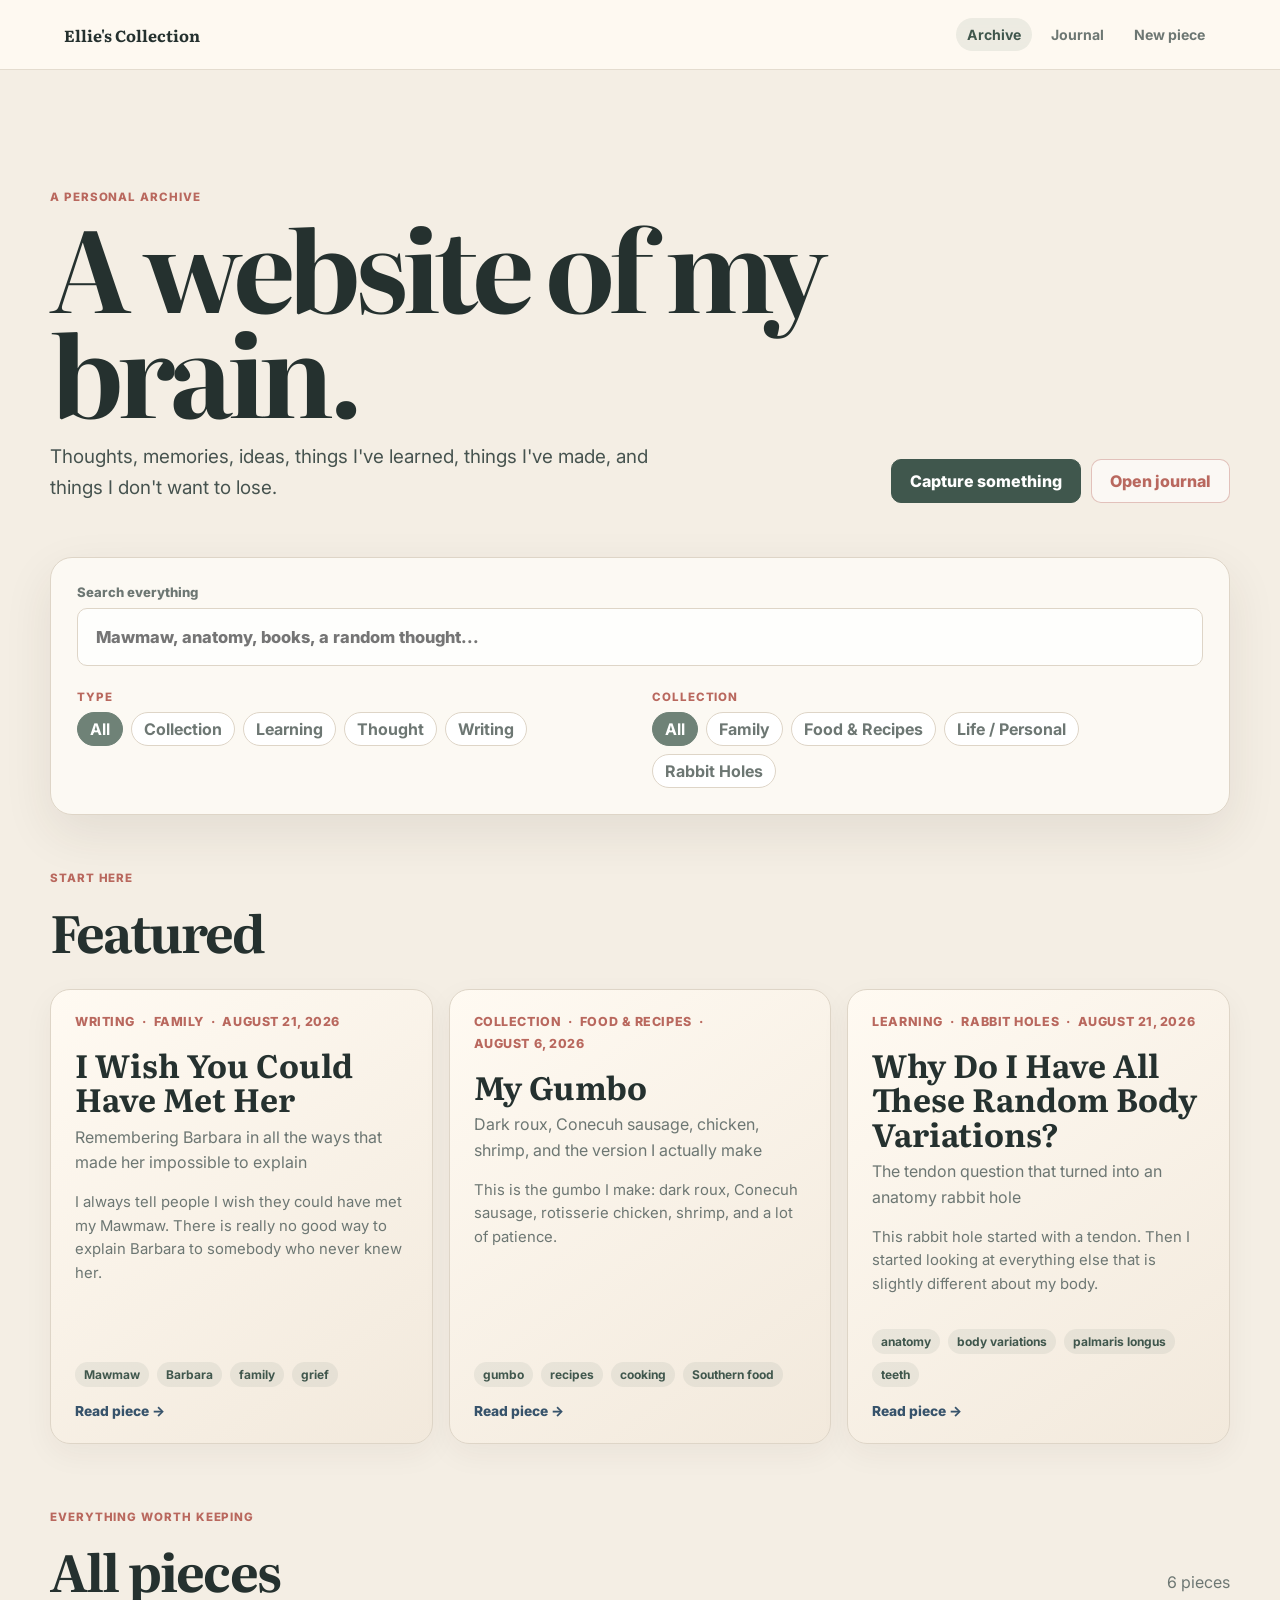
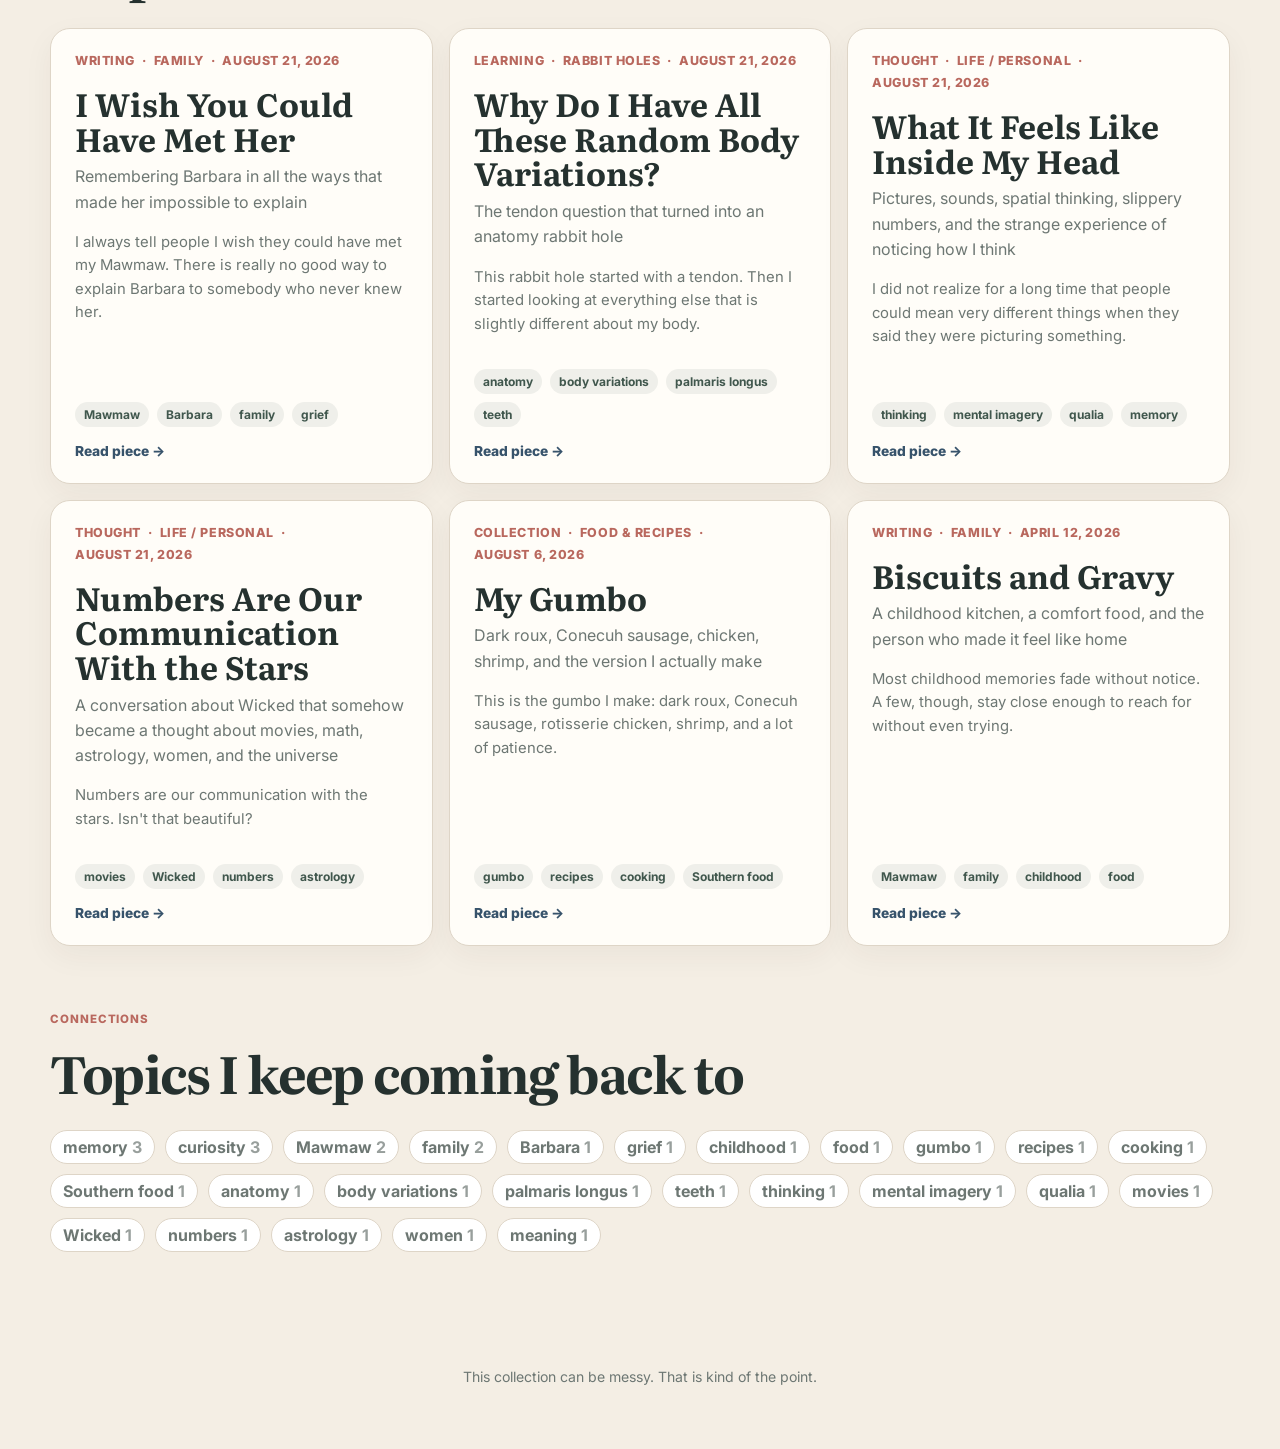
<file: index.html>
<!doctype html>
<html lang="en">
<head>
  <meta charset="UTF-8" />
  <meta name="viewport" content="width=device-width, initial-scale=1.0" />
  <meta name="description" content="Ellie's personal collection of thoughts, memories, writing, learning, ideas, and things worth keeping." />
  <title>Ellie's Collection</title>
  <link rel="preconnect" href="https://fonts.googleapis.com" />
  <link rel="preconnect" href="https://fonts.gstatic.com" crossorigin />
  <link href="https://fonts.googleapis.com/css2?family=Inter:wght@400;500;600;700&family=Literata:opsz,wght@7..72,500;7..72,600;7..72,700&display=swap" rel="stylesheet" />
  <link rel="stylesheet" href="styles.css" />
</head>
<body>
  <header class="site-header">
    <a class="brand" href="index.html">Ellie's Collection</a>
    <nav><a class="active" href="index.html">Archive</a><a href="journal.html">Journal</a><a href="write.html">New piece</a></nav>
  </header>

  <main>
    <section class="archive-hero">
      <div>
        <p class="eyebrow">A personal archive</p>
        <h1>A website of my brain.</h1>
        <p class="hero-note">Thoughts, memories, ideas, things I've learned, things I've made, and things I don't want to lose.</p>
      </div>
      <div class="hero-actions"><a class="primary-button link-button" href="write.html">Capture something</a><a class="secondary-button link-button" href="journal.html">Open journal</a></div>
    </section>

    <section class="archive-tools" aria-label="Browse collection">
      <label class="global-search"><span>Search everything</span><input id="archiveSearch" type="search" placeholder="Mawmaw, anatomy, books, a random thought..." /></label>
      <div class="filter-groups"><div><p class="section-kicker">Type</p><div class="filter-row" id="typeFilters"></div></div><div><p class="section-kicker">Collection</p><div class="filter-row" id="collectionFilters"></div></div></div>
    </section>

    <section class="archive-section" id="featuredSection">
      <div class="section-heading"><div><p class="section-kicker">Start here</p><h2>Featured</h2></div></div>
      <div class="featured-grid" id="featuredGrid"></div>
    </section>

    <section class="archive-section">
      <div class="section-heading"><div><p class="section-kicker">Everything worth keeping</p><h2>All pieces</h2></div><p id="resultCount" class="muted"></p></div>
      <div class="card-grid" id="archiveGrid"></div>
      <p class="empty-state" id="archiveEmpty" hidden>Nothing matches that search yet.</p>
    </section>

    <section class="archive-section topics-section">
      <div class="section-heading"><div><p class="section-kicker">Connections</p><h2>Topics I keep coming back to</h2></div></div>
      <div class="tag-cloud" id="tagCloud"></div>
    </section>
  </main>

  <footer class="site-footer"><p>This collection can be messy. That is kind of the point.</p></footer>
  <script src="archive.js"></script>
</body>
</html>
</file>
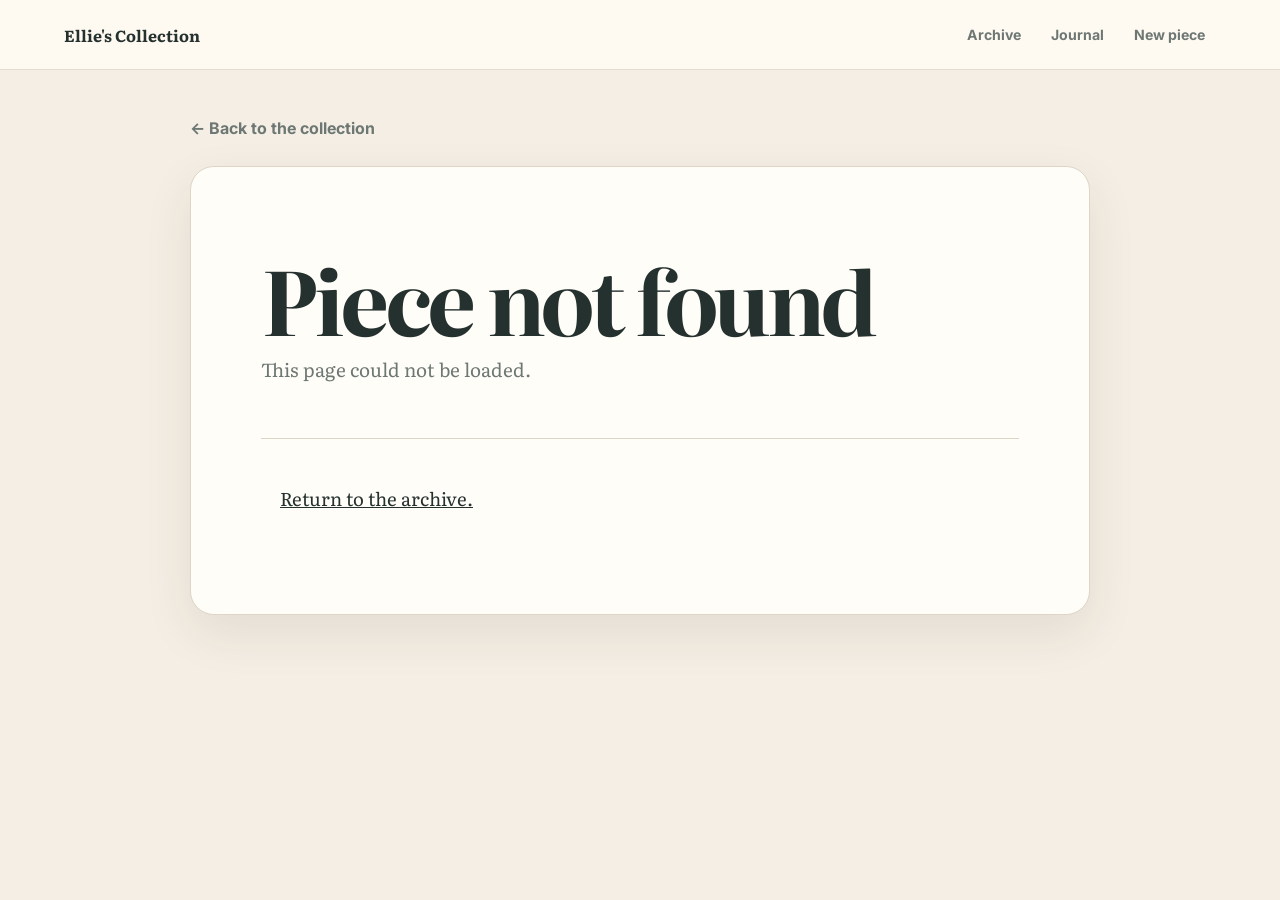
<file: article.html>
<!doctype html>
<html lang="en">
<head>
  <meta charset="UTF-8" />
  <meta name="viewport" content="width=device-width, initial-scale=1.0" />
  <title>Piece · Ellie's Collection</title>
  <link rel="preconnect" href="https://fonts.googleapis.com" />
  <link rel="preconnect" href="https://fonts.gstatic.com" crossorigin />
  <link href="https://fonts.googleapis.com/css2?family=Inter:wght@400;500;600;700&family=Literata:opsz,wght@7..72,400;7..72,500;7..72,600;7..72,700&display=swap" rel="stylesheet" />
  <link rel="stylesheet" href="styles.css" />
  <link rel="stylesheet" href="article-format.css" />
</head>
<body>
  <header class="site-header"><a class="brand" href="index.html">Ellie's Collection</a><nav><a href="index.html">Archive</a><a href="journal.html">Journal</a><a href="write.html">New piece</a></nav></header>
  <main class="article-shell">
    <a class="back-link" href="index.html">← Back to the collection</a>
    <article class="article-page">
      <header class="article-header"><div class="piece-meta" id="articleMeta"></div><h1 id="articleTitle">Loading…</h1><p class="article-subtitle" id="articleSubtitle"></p><div class="tag-row" id="articleTags"></div></header>
      <div class="article-body" id="articleBody"></div>
    </article>
  </main>
  <script src="article.js"></script>
</body>
</html>
</file>
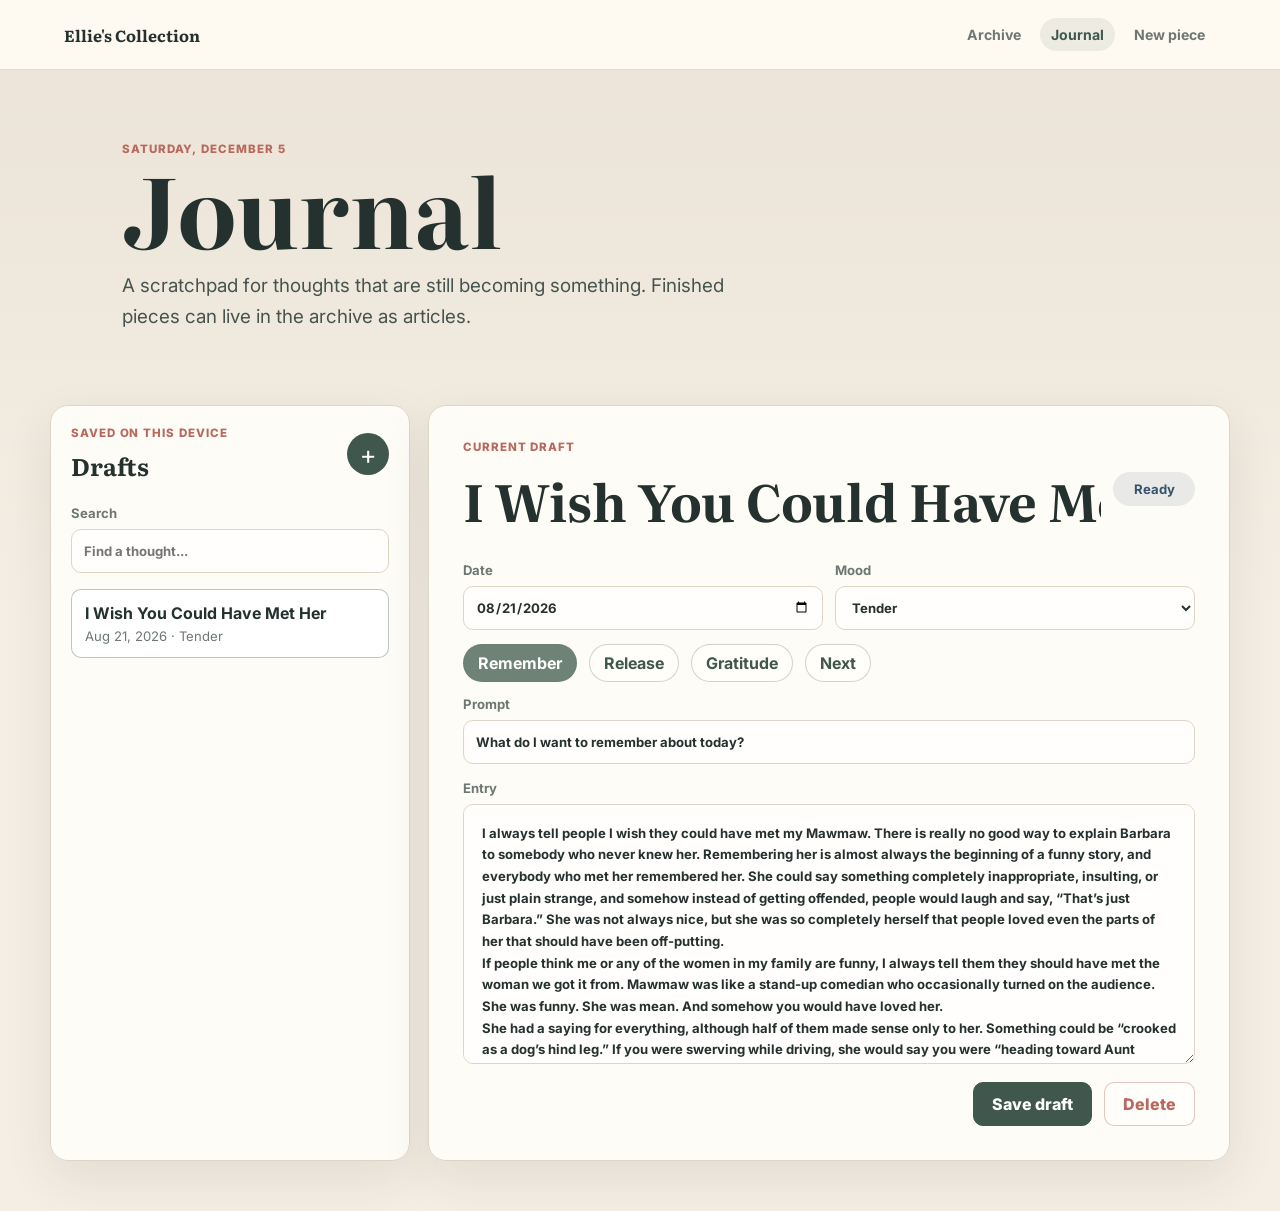
<file: journal.html>
<!doctype html>
<html lang="en">
<head>
  <meta charset="UTF-8" />
  <meta name="viewport" content="width=device-width, initial-scale=1.0" />
  <title>Journal · Ellie's Collection</title>
  <link rel="preconnect" href="https://fonts.googleapis.com" />
  <link rel="preconnect" href="https://fonts.gstatic.com" crossorigin />
  <link href="https://fonts.googleapis.com/css2?family=Inter:wght@400;500;600;700&family=Literata:opsz,wght@7..72,600;7..72,700&display=swap" rel="stylesheet" />
  <link rel="stylesheet" href="styles.css" />
</head>
<body>
  <header class="site-header"><a class="brand" href="index.html">Ellie's Collection</a><nav><a href="index.html">Archive</a><a class="active" href="journal.html">Journal</a><a href="write.html">New piece</a></nav></header>
  <main class="app-shell journal-page">
    <section class="journal-hero"><div class="hero-copy"><p class="eyebrow" id="todayLabel">Today</p><h1>Journal</h1><p class="hero-note">A scratchpad for thoughts that are still becoming something. Finished pieces can live in the archive as articles.</p></div></section>
    <section class="workspace" aria-label="Journal editor and entries">
      <aside class="sidebar"><div class="sidebar-header"><div><p class="section-kicker">Saved on this device</p><h2>Drafts</h2></div><button class="icon-button" id="newEntryButton" type="button">+</button></div><label class="search"><span>Search</span><input id="searchInput" type="search" placeholder="Find a thought..." /></label><div class="entry-list" id="entryList"></div></aside>
      <section class="editor"><div class="editor-topbar"><div><p class="section-kicker">Current draft</p><input id="titleInput" class="title-input" type="text" placeholder="Give this a title" maxlength="80" /></div><div class="status-pill" id="saveStatus">Ready</div></div><div class="meta-row"><label><span>Date</span><input id="dateInput" type="date" /></label><label><span>Mood</span><select id="moodInput"><option value="calm">Calm</option><option value="grateful">Grateful</option><option value="tender">Tender</option><option value="focused">Focused</option><option value="heavy">Heavy</option><option value="hopeful">Hopeful</option></select></label></div><div class="prompt-strip"><button class="prompt-button active" type="button" data-prompt="What do I want to remember about today?">Remember</button><button class="prompt-button" type="button" data-prompt="What felt heavy, and what helped me carry it?">Release</button><button class="prompt-button" type="button" data-prompt="What am I grateful for right now?">Gratitude</button><button class="prompt-button" type="button" data-prompt="What do I need next?">Next</button></div><label class="prompt-box"><span>Prompt</span><input id="promptInput" type="text" value="What do I want to remember about today?" /></label><label class="body-field"><span>Entry</span><textarea id="bodyInput" placeholder="Start writing here..."></textarea></label><div class="actions"><button id="saveButton" class="primary-button" type="button">Save draft</button><button id="deleteButton" class="secondary-button" type="button">Delete</button></div></section>
    </section>
  </main>
  <script src="app.js"></script>
</body>
</html>
</file>
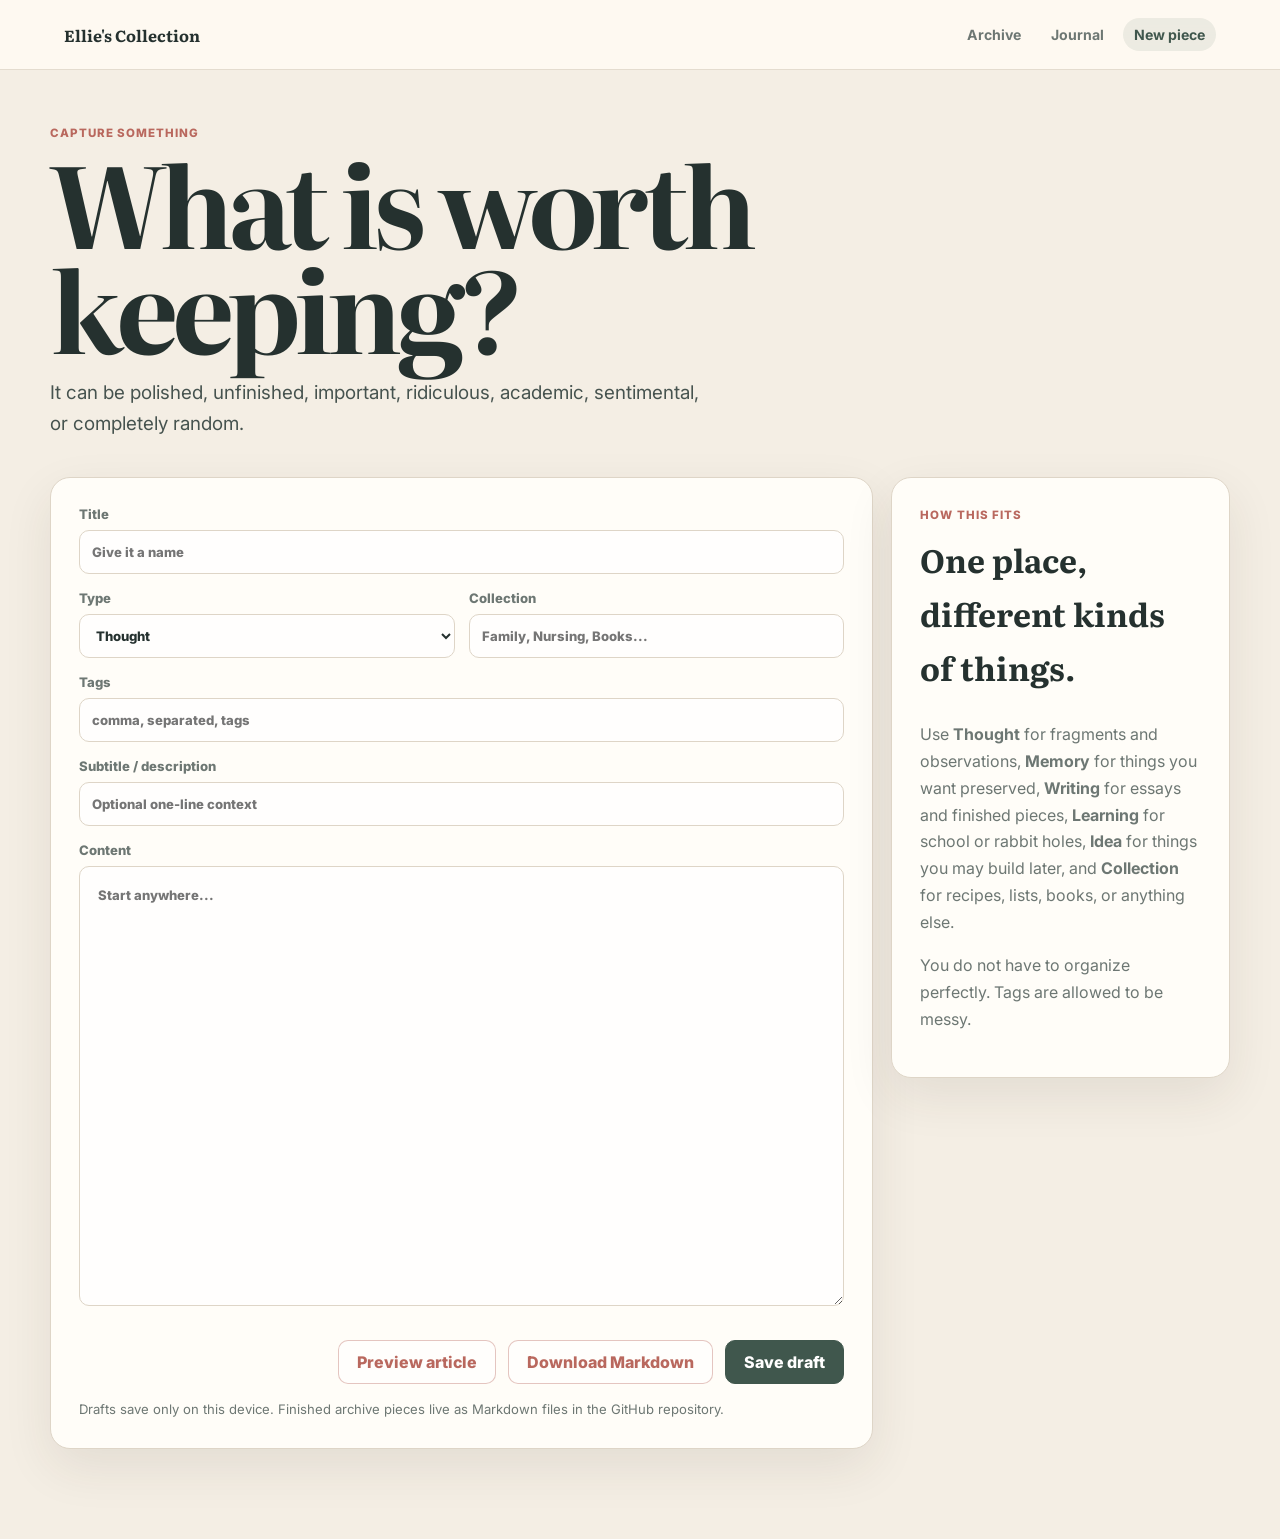
<file: write.html>
<!doctype html>
<html lang="en">
<head>
  <meta charset="UTF-8" />
  <meta name="viewport" content="width=device-width, initial-scale=1.0" />
  <title>New piece · Ellie's Collection</title>
  <link rel="preconnect" href="https://fonts.googleapis.com" />
  <link rel="preconnect" href="https://fonts.gstatic.com" crossorigin />
  <link href="https://fonts.googleapis.com/css2?family=Inter:wght@400;500;600;700&family=Literata:opsz,wght@7..72,500;7..72,600;7..72,700&display=swap" rel="stylesheet" />
  <link rel="stylesheet" href="styles.css" />
</head>
<body>
  <header class="site-header"><a class="brand" href="index.html">Ellie's Collection</a><nav><a href="index.html">Archive</a><a href="journal.html">Journal</a><a class="active" href="write.html">New piece</a></nav></header>
  <main class="capture-shell">
    <section class="capture-intro"><p class="eyebrow">Capture something</p><h1>What is worth keeping?</h1><p class="hero-note">It can be polished, unfinished, important, ridiculous, academic, sentimental, or completely random.</p></section>
    <section class="capture-grid">
      <form class="capture-form" id="pieceForm">
        <label><span>Title</span><input id="pieceTitle" type="text" placeholder="Give it a name" /></label>
        <div class="form-row"><label><span>Type</span><select id="pieceType"><option>Thought</option><option>Memory</option><option>Writing</option><option>Learning</option><option>Idea</option><option>Collection</option></select></label><label><span>Collection</span><input id="pieceCollection" type="text" placeholder="Family, Nursing, Books..." /></label></div>
        <label><span>Tags</span><input id="pieceTags" type="text" placeholder="comma, separated, tags" /></label>
        <label><span>Subtitle / description</span><input id="pieceSubtitle" type="text" placeholder="Optional one-line context" /></label>
        <label><span>Content</span><textarea id="pieceBody" class="capture-textarea" placeholder="Start anywhere..."></textarea></label>
        <div class="actions"><button class="secondary-button" id="previewButton" type="button">Preview article</button><button class="secondary-button" id="downloadButton" type="button">Download Markdown</button><button class="primary-button" id="saveDraftButton" type="button">Save draft</button></div>
        <p class="save-note" id="captureStatus">Drafts save only on this device. Finished archive pieces live as Markdown files in the GitHub repository.</p>
      </form>
      <aside class="capture-sidebar"><p class="section-kicker">How this fits</p><h2>One place, different kinds of things.</h2><p>Use <strong>Thought</strong> for fragments and observations, <strong>Memory</strong> for things you want preserved, <strong>Writing</strong> for essays and finished pieces, <strong>Learning</strong> for school or rabbit holes, <strong>Idea</strong> for things you may build later, and <strong>Collection</strong> for recipes, lists, books, or anything else.</p><p>You do not have to organize perfectly. Tags are allowed to be messy.</p></aside>
    </section>
    <section class="preview-panel" id="previewPanel" hidden><p class="section-kicker">Article preview</p><article class="article-page preview-article"><header class="article-header"><div class="piece-meta" id="previewMeta"></div><h1 id="previewTitle"></h1><p class="article-subtitle" id="previewSubtitle"></p><div class="tag-row" id="previewTags"></div></header><div class="article-body" id="previewBody"></div></article></section>
  </main>
  <script src="write.js"></script>
</body>
</html>
</file>
<file: styles.css>
:root{color-scheme:light;--ink:#25312f;--muted:#6d7773;--paper:#fffaf2;--cream:#f4eee4;--panel:#fffdf8;--line:#ded5c7;--sage:#6f8277;--sage-dark:#40574d;--coral:#b9685e;--blue:#37536b;--gold:#c69c4d;--shadow:0 18px 50px rgba(58,45,34,.09)}
*{box-sizing:border-box}html{scroll-behavior:smooth}body{margin:0;min-width:320px;min-height:100vh;color:var(--ink);background:var(--cream);font-family:"Inter",system-ui,-apple-system,BlinkMacSystemFont,"Segoe UI",sans-serif}a{color:inherit}button,input,textarea,select{font:inherit}button{cursor:pointer}h1,h2,h3{font-family:"Literata",Georgia,serif}h1,h2,h3,p{margin-top:0}.muted{color:var(--muted)}
.site-header{position:sticky;top:0;z-index:20;display:flex;align-items:center;justify-content:space-between;gap:24px;padding:18px clamp(18px,5vw,64px);border-bottom:1px solid rgba(222,213,199,.8);background:rgba(255,250,242,.9);backdrop-filter:blur(18px)}.brand{font-family:"Literata",Georgia,serif;font-weight:700;text-decoration:none}.site-header nav{display:flex;gap:8px}.site-header nav a{padding:8px 11px;border-radius:999px;color:var(--muted);font-size:.88rem;font-weight:700;text-decoration:none}.site-header nav a:hover,.site-header nav a.active{color:var(--sage-dark);background:rgba(111,130,119,.12)}
.eyebrow,.section-kicker{margin:0 0 8px;color:var(--coral);font-size:.72rem;font-weight:800;letter-spacing:.08em;text-transform:uppercase}.hero-note{max-width:650px;margin:18px 0 0;color:#46534f;font-size:clamp(1rem,2vw,1.18rem);line-height:1.65}.archive-hero{display:grid;grid-template-columns:minmax(0,1fr) auto;align-items:end;gap:30px;width:min(1180px,calc(100% - 36px));margin:0 auto;padding:clamp(60px,10vw,120px) 0 54px}.archive-hero h1,.capture-intro h1{max-width:850px;margin:0;font-size:clamp(3.4rem,9vw,7rem);line-height:.94;letter-spacing:-.055em}.hero-actions{display:flex;gap:10px;flex-wrap:wrap}.link-button{display:inline-flex;align-items:center;justify-content:center;text-decoration:none}
.archive-tools,.archive-section,.capture-shell,.article-shell{width:min(1180px,calc(100% - 36px));margin:0 auto}.archive-tools{display:grid;gap:24px;padding:26px;border:1px solid var(--line);border-radius:22px;background:rgba(255,253,248,.78);box-shadow:var(--shadow)}.global-search{display:grid;gap:8px;color:var(--muted);font-size:.82rem;font-weight:800}.global-search input{height:58px;padding:0 18px;font-size:1.03rem}.filter-groups{display:grid;grid-template-columns:1fr 1fr;gap:24px}.filter-row,.tag-row,.tag-cloud{display:flex;flex-wrap:wrap;gap:8px}.filter-button,.tag-button{min-height:34px;padding:0 12px;border:1px solid var(--line);border-radius:999px;color:var(--muted);background:#fff;font-weight:700}.filter-button:hover,.filter-button.active,.tag-button:hover,.tag-button.active{border-color:var(--sage);color:#fff;background:var(--sage)}.tag-button span{opacity:.7}.archive-section{padding:56px 0 10px}.section-heading{display:flex;align-items:end;justify-content:space-between;gap:24px;margin-bottom:20px}.section-heading h2{margin:0;font-size:clamp(2rem,4vw,3.2rem);letter-spacing:-.035em}.featured-grid,.card-grid{display:grid;grid-template-columns:repeat(3,minmax(0,1fr));gap:16px}.piece-card{min-height:310px;border:1px solid var(--line);border-radius:20px;background:var(--panel);box-shadow:0 10px 30px rgba(58,45,34,.05);overflow:hidden;transition:transform .18s ease,box-shadow .18s ease}.piece-card:hover{transform:translateY(-3px);box-shadow:var(--shadow)}.featured-card{min-height:360px;background:linear-gradient(145deg,#fffaf2,#f2e9dc)}.card-link{display:flex;flex-direction:column;height:100%;padding:24px;text-decoration:none}.piece-meta{display:flex;flex-wrap:wrap;gap:7px;color:var(--coral);font-size:.78rem;font-weight:800;text-transform:uppercase;letter-spacing:.045em}.piece-card h3{margin:18px 0 9px;font-size:clamp(1.45rem,2.5vw,2.1rem);line-height:1.08}.piece-subtitle,.piece-excerpt{color:var(--muted);line-height:1.58}.piece-excerpt{font-size:.93rem}.piece-card .tag-row{margin-top:auto;padding-top:18px}.tag-row span,.tag-row a{padding:5px 9px;border-radius:999px;color:var(--sage-dark);background:rgba(111,130,119,.11);font-size:.75rem;font-weight:700;text-decoration:none}.read-more{margin-top:16px;color:var(--blue);font-size:.86rem;font-weight:800}.topics-section{padding-bottom:80px}.tag-cloud{gap:10px}.empty-state{color:var(--muted);line-height:1.6}.site-footer{padding:36px 20px 50px;text-align:center;color:var(--muted);font-size:.88rem}
.article-shell{max-width:900px;padding:48px 0 90px}.back-link{display:inline-block;margin-bottom:28px;color:var(--muted);font-weight:700;text-decoration:none}.article-page{padding:clamp(28px,6vw,70px);border:1px solid var(--line);border-radius:24px;background:var(--panel);box-shadow:var(--shadow)}.article-header{padding-bottom:34px;border-bottom:1px solid var(--line)}.article-header h1{max-width:760px;margin:18px 0 14px;font-size:clamp(2.8rem,7vw,5.5rem);line-height:.98;letter-spacing:-.05em}.article-subtitle{max-width:680px;color:var(--muted);font-family:"Literata",Georgia,serif;font-size:1.18rem;line-height:1.55}.article-header .tag-row{margin-top:20px}.article-body{max-width:720px;margin:42px auto 0;font-family:"Literata",Georgia,serif;font-size:clamp(1.03rem,1.7vw,1.16rem);line-height:1.86}.article-body p{margin:0 0 1.5em}.article-body h2{margin:2.1em 0 .7em;font-size:1.8em}.article-body h3{margin:1.8em 0 .6em;font-size:1.4em}.article-body blockquote{margin:2em 0;padding:4px 0 4px 22px;border-left:3px solid var(--coral);color:#53605c;font-style:italic}.article-body li{margin-bottom:.55em}
.capture-shell{padding:56px 0 90px}.capture-intro{max-width:850px;margin-bottom:38px}.capture-grid{display:grid;grid-template-columns:minmax(0,1.7fr) minmax(260px,.7fr);gap:18px;align-items:start}.capture-form,.capture-sidebar,.preview-panel{padding:28px;border:1px solid var(--line);border-radius:20px;background:var(--panel);box-shadow:var(--shadow)}.capture-form{display:grid;gap:16px}.capture-form label{display:grid;gap:8px;color:var(--muted);font-size:.82rem;font-weight:800}.form-row{display:grid;grid-template-columns:1fr 1fr;gap:14px}.capture-sidebar{position:sticky;top:92px;color:var(--muted);line-height:1.68}.capture-sidebar h2{color:var(--ink);font-size:2rem}.capture-textarea{min-height:440px}.save-note{margin:0;color:var(--muted);font-size:.82rem;line-height:1.5}.preview-panel{margin-top:26px}.preview-panel[hidden]{display:none}.preview-article{max-width:900px;margin:16px auto 0;box-shadow:none}
.app-shell{min-height:100vh}.journal-page{background:linear-gradient(180deg,#ece4d8 0,#f4eee4 48%,#f4eee4 100%)}.journal-hero{display:flex;align-items:flex-end;min-height:300px;padding:clamp(38px,6vw,72px);width:min(1180px,100%);margin:0 auto}.journal-hero h1{margin:0;font-size:clamp(3.2rem,8vw,6rem);line-height:.92}.workspace{display:grid;grid-template-columns:minmax(260px,360px) minmax(0,1fr);gap:18px;width:min(1180px,calc(100% - 32px));margin:0 auto;padding:0 0 50px}.sidebar,.editor{background:rgba(255,253,248,.94);border:1px solid var(--line);border-radius:18px;box-shadow:var(--shadow)}.sidebar{min-height:520px;padding:20px}.sidebar-header,.editor-topbar,.actions,.meta-row,.prompt-strip{display:flex;align-items:center;gap:12px}.sidebar-header,.editor-topbar{justify-content:space-between}.sidebar h2{margin:0}.icon-button{display:grid;place-items:center;width:42px;height:42px;border:0;border-radius:50%;color:white;background:var(--sage-dark);font-size:1.6rem}.search,.prompt-box,.body-field,.meta-row label{display:grid;gap:8px;color:var(--muted);font-size:.82rem;font-weight:700}.search{margin:22px 0 16px}input,select,textarea{width:100%;border:1px solid var(--line);border-radius:10px;color:var(--ink);background:rgba(255,255,255,.8);outline:none}input:focus,select:focus,textarea:focus{border-color:var(--sage);box-shadow:0 0 0 3px rgba(99,121,109,.14)}.search input,.prompt-box input,.meta-row input,.meta-row select,.capture-form input,.capture-form select{height:44px;padding:0 12px}.entry-list{display:grid;gap:10px;max-height:430px;overflow:auto}.entry-item{display:grid;gap:5px;width:100%;padding:13px;border:1px solid transparent;border-radius:10px;color:inherit;background:rgba(255,255,255,.58);text-align:left}.entry-item.active,.entry-item:hover{border-color:rgba(99,121,109,.42);background:white}.entry-item strong{overflow:hidden;text-overflow:ellipsis;white-space:nowrap}.entry-item span{color:var(--muted);font-size:.82rem}.editor{min-height:520px;padding:clamp(20px,4vw,34px)}.title-input{min-height:56px;padding:0;border:0;background:transparent;box-shadow:none;color:var(--ink);font-family:"Literata",Georgia,serif;font-size:clamp(1.8rem,4vw,3.2rem);font-weight:700}.title-input:focus{box-shadow:none}.status-pill{min-width:82px;padding:9px 12px;border-radius:999px;color:var(--blue);background:rgba(49,79,108,.1);font-size:.82rem;font-weight:700;text-align:center}.meta-row{align-items:stretch;margin:24px 0 14px}.meta-row label{flex:1}.prompt-strip{flex-wrap:wrap;margin:4px 0 14px}.prompt-button{min-height:38px;padding:0 14px;border:1px solid rgba(99,121,109,.32);border-radius:999px;color:var(--sage-dark);background:rgba(255,255,255,.54);font-weight:700}.prompt-button.active,.prompt-button:hover{color:white;background:var(--sage)}.body-field{margin-top:16px}textarea{min-height:260px;resize:vertical;padding:18px;line-height:1.65}.actions{justify-content:flex-end;margin-top:18px;flex-wrap:wrap}.primary-button,.secondary-button{min-height:44px;padding:0 18px;border-radius:10px;font-weight:800}.primary-button{border:1px solid var(--sage-dark);color:white;background:var(--sage-dark)}.secondary-button{border:1px solid rgba(185,104,94,.38);color:var(--coral);background:rgba(255,255,255,.6)}
@media(max-width:900px){.archive-hero{grid-template-columns:1fr}.featured-grid,.card-grid{grid-template-columns:repeat(2,minmax(0,1fr))}.capture-grid{grid-template-columns:1fr}.capture-sidebar{position:static}.workspace{grid-template-columns:1fr}.filter-groups{grid-template-columns:1fr}}
@media(max-width:620px){.site-header{align-items:flex-start;flex-direction:column;gap:10px;padding:14px 18px}.site-header nav{width:100%;overflow:auto}.archive-hero,.archive-tools,.archive-section,.capture-shell,.article-shell{width:min(100% - 24px,1180px)}.archive-hero{padding-top:48px}.archive-hero h1,.capture-intro h1{font-size:clamp(3rem,15vw,4.7rem)}.featured-grid,.card-grid{grid-template-columns:1fr}.section-heading{align-items:flex-start;flex-direction:column}.article-page{padding:28px 20px;border-radius:16px}.article-header h1{font-size:clamp(2.5rem,12vw,4rem)}.form-row{grid-template-columns:1fr}.journal-hero{min-height:250px;padding:34px 18px}.workspace{width:min(100% - 24px,620px)}.editor-topbar,.meta-row{align-items:stretch;flex-direction:column}.actions{align-items:stretch;flex-direction:column}.actions button{width:100%}}
</file>
<file: article-format.css>
.centered-memoir .article-header{text-align:center}
.centered-memoir .article-header h1,.centered-memoir .article-subtitle{margin-left:auto;margin-right:auto}
.centered-memoir .article-header .piece-meta,.centered-memoir .article-header .tag-row{justify-content:center}
.memoir-piece{max-width:680px;font-size:clamp(1.04rem,1.6vw,1.14rem);line-height:1.9;text-align:center}
.memoir-piece p{margin:0 0 1.65em}
.memoir-piece .standalone-line{margin:2.15em 0;text-align:center;font-family:"Literata",Georgia,serif;font-size:1.08em;font-weight:600;line-height:1.5;color:#394743}
.memoir-piece .song-stanza{margin:3em auto;padding:26px 30px;border:0;border-radius:16px;background:rgba(185,104,94,.07);color:#4d5a56;font-style:italic;text-align:center}
.memoir-piece .song-stanza span{display:block;margin:.25em 0;line-height:1.75}
.memoir-piece .closing-line{margin:3.4em 0 .4em;font-size:1.55em;font-weight:700;color:var(--sage-dark)}
.memoir-piece .closing-line strong{font-weight:700}
@media(max-width:620px){.memoir-piece{line-height:1.82}.memoir-piece p{margin-bottom:1.45em}.memoir-piece .standalone-line{margin:1.8em 0}.memoir-piece .song-stanza{margin:2.4em -4px;padding:22px 16px}.memoir-piece .closing-line{font-size:1.35em}}
</file>
